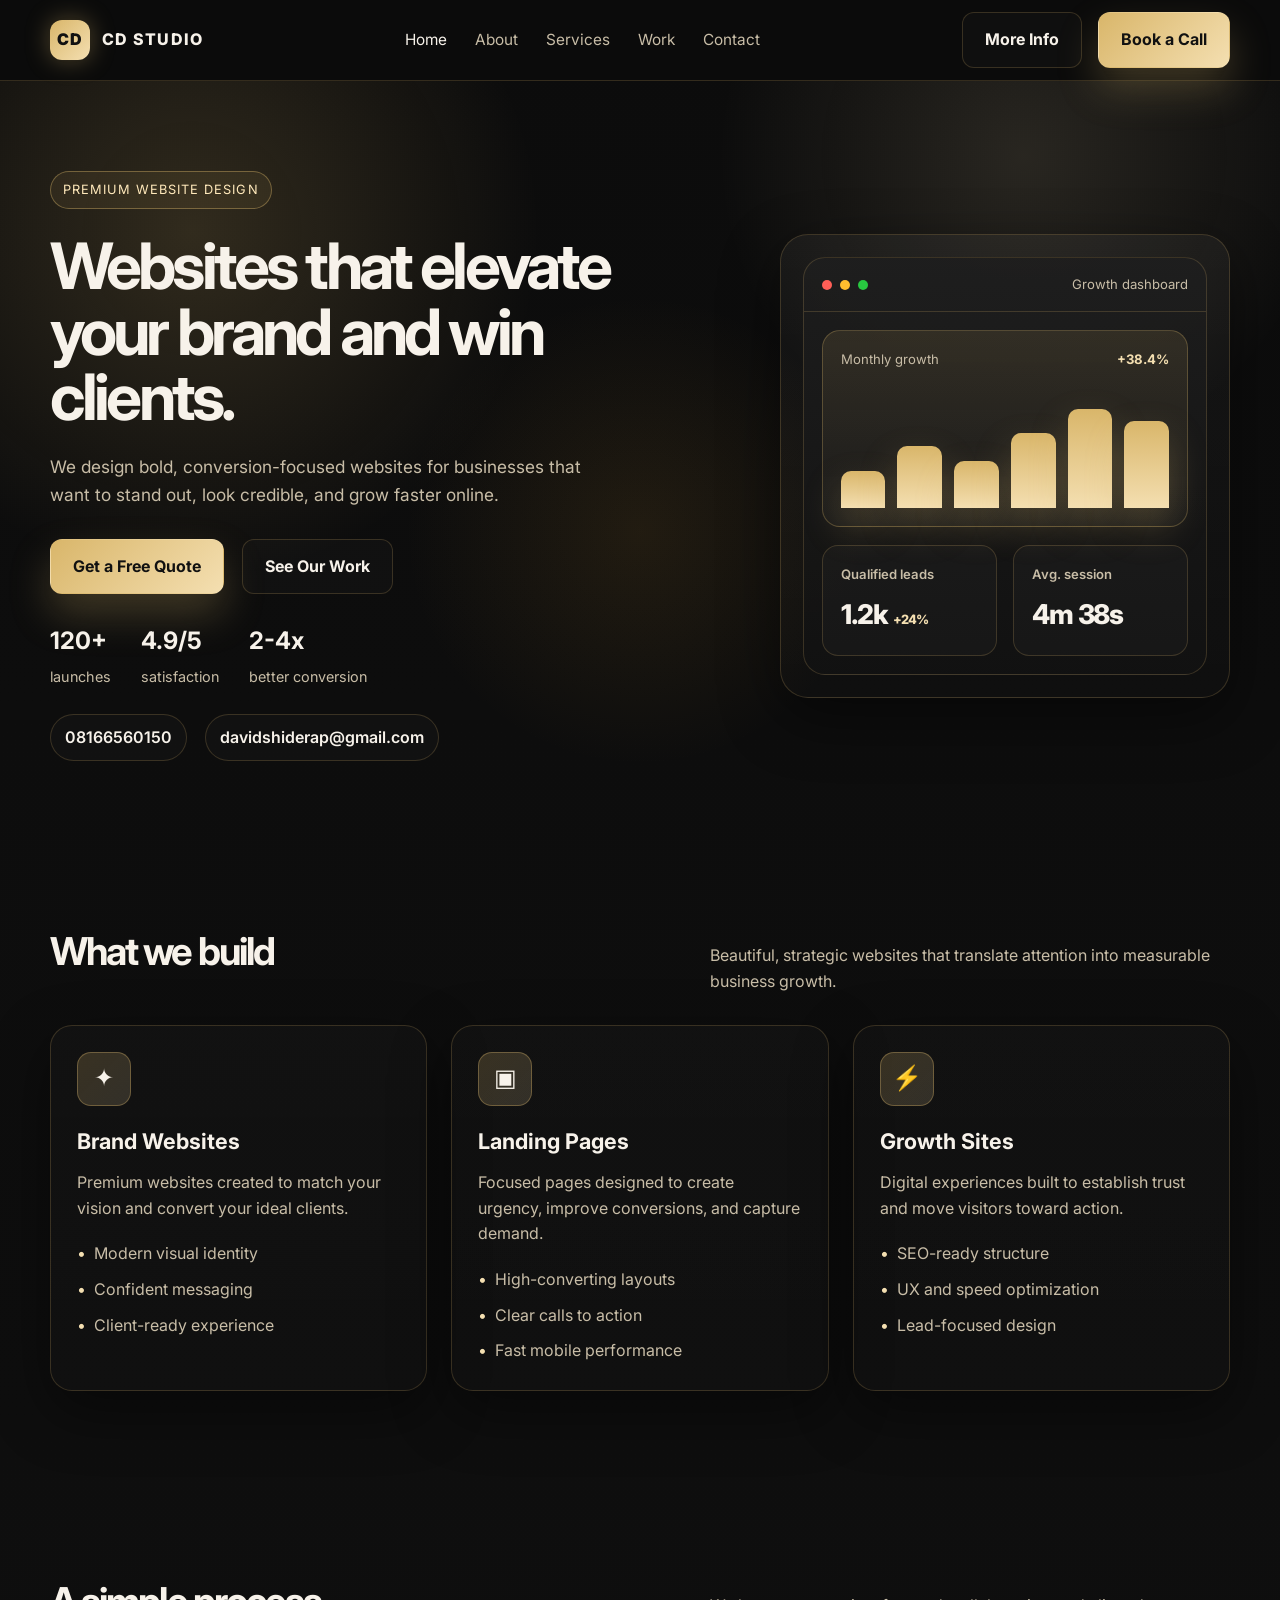
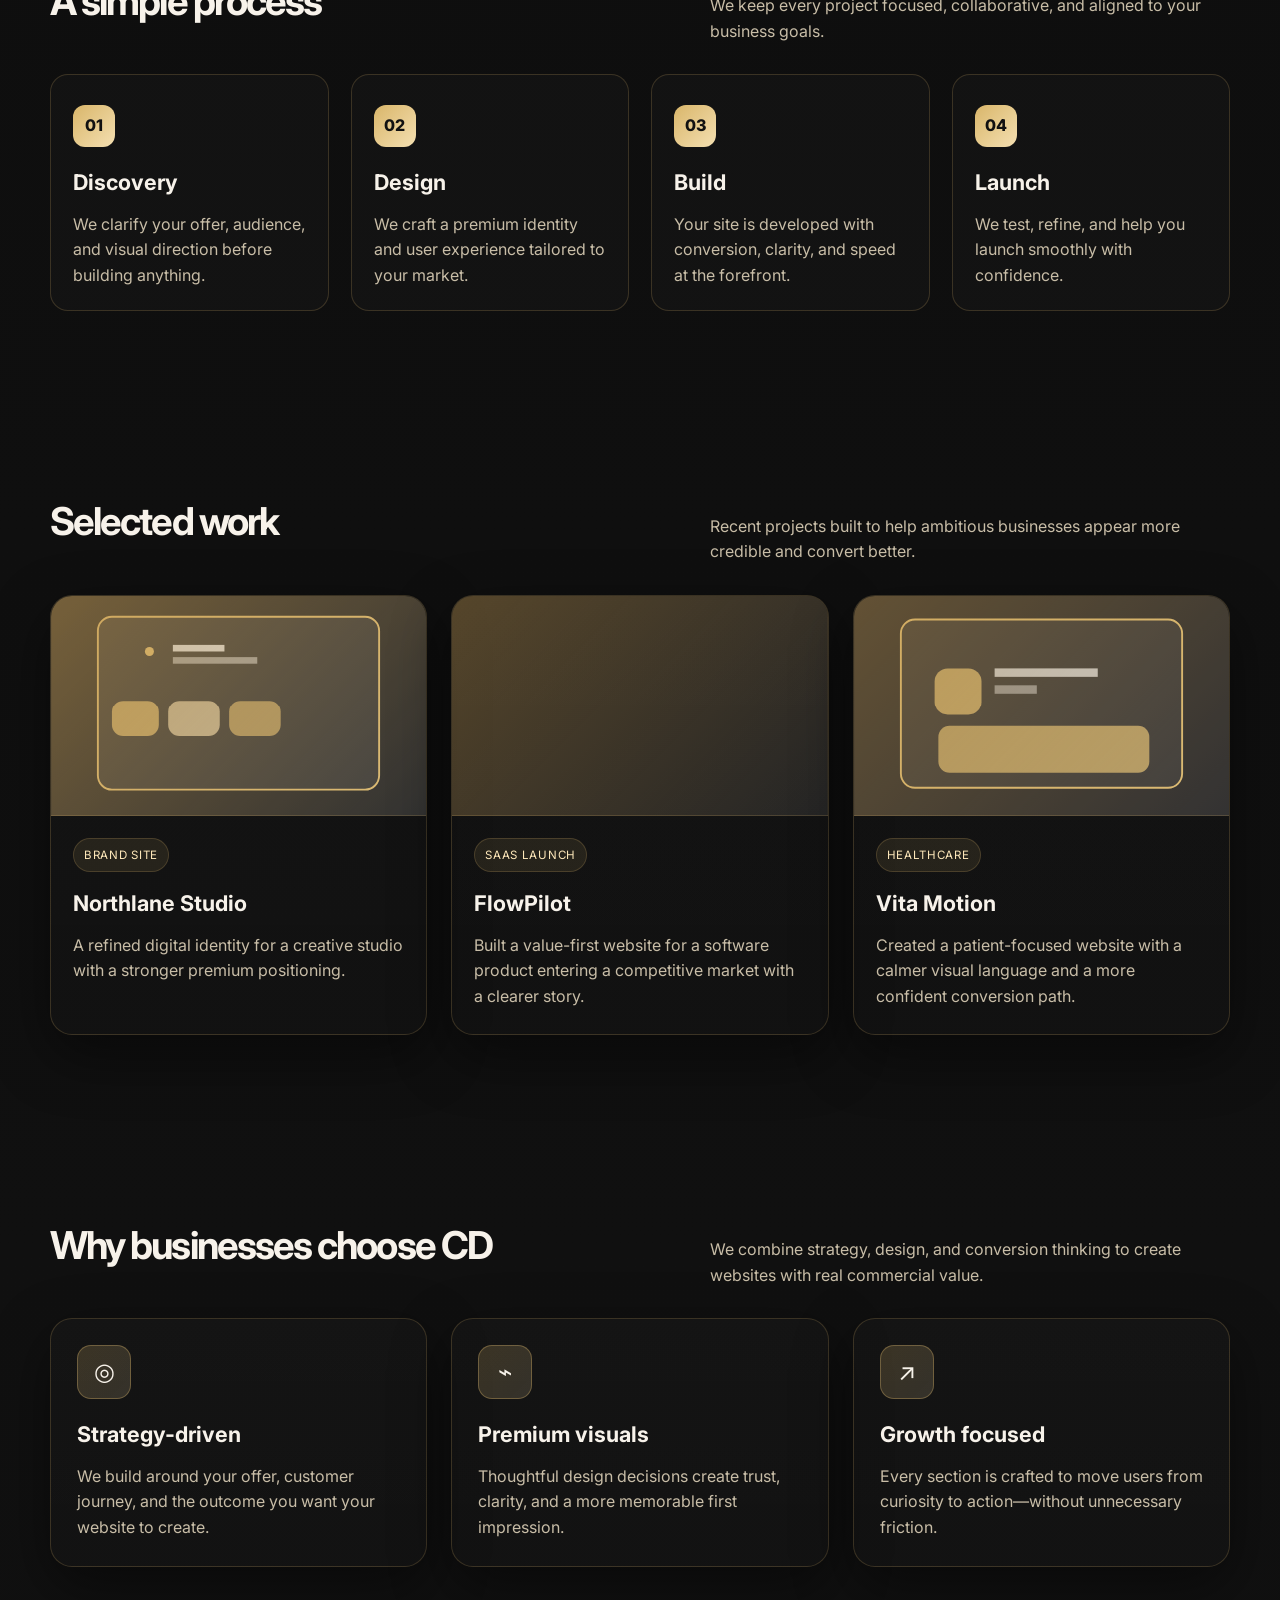
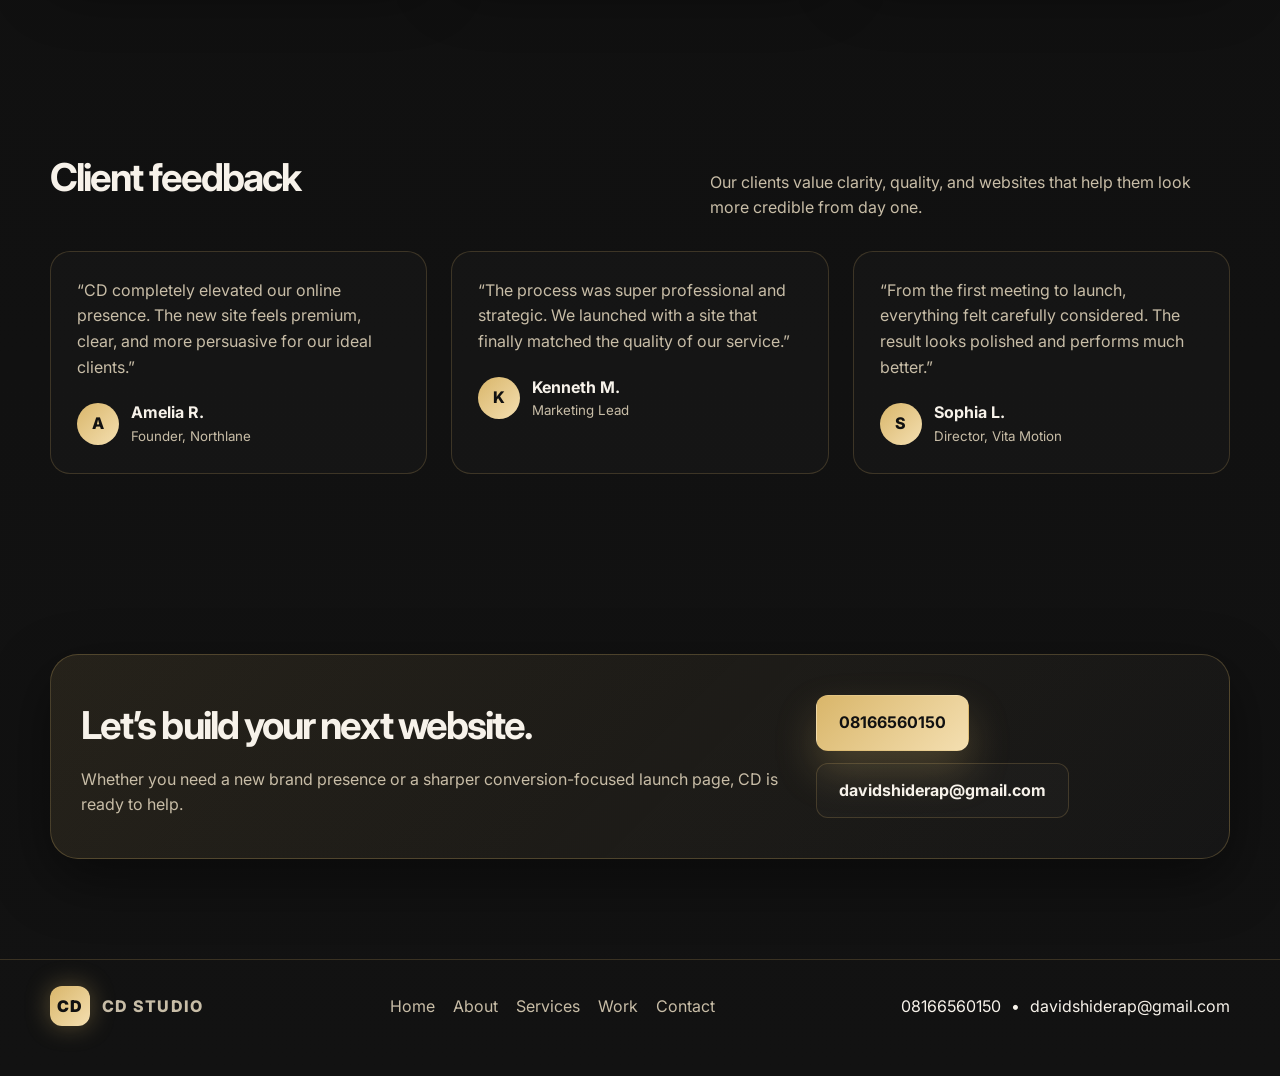
<file: index.html>
<!DOCTYPE html>
<html lang="en">
<head>
  <meta charset="UTF-8" />
  <meta name="viewport" content="width=device-width, initial-scale=1.0" />
  <title>CD Studio | Premium Web Design</title>
  <meta name="description" content="CD creates strategic, premium websites that help brands attract attention and convert clients." />
  <link rel="preconnect" href="https://fonts.googleapis.com">
  <link rel="preconnect" href="https://fonts.gstatic.com" crossorigin>
  <link href="https://fonts.googleapis.com/css2?family=Inter:wght@400;500;600;700;800;900&display=swap" rel="stylesheet">
  <link rel="stylesheet" href="styles.css" />
</head>
<body>
  <header class="topbar">
    <div class="container nav">
      <a href="index.html" class="logo" aria-label="CD Studio home">
        <span class="logo-mark">CD</span>
        <span>CD Studio</span>
      </a>

      <nav class="nav-links" aria-label="Main navigation">
        <a href="index.html" class="active">Home</a>
        <a href="about.html">About</a>
        <a href="services.html">Services</a>
        <a href="work.html">Work</a>
        <a href="contact.html">Contact</a>
      </nav>

      <div class="nav-actions">
        <a class="btn btn-secondary" href="about.html">More Info</a>
        <a class="btn btn-primary" href="contact.html">Book a Call</a>
      </div>
    </div>
  </header>

  <main>
    <section class="hero">
      <div class="container hero-grid">
        <div class="hero-copy">
          <span class="eyebrow">Premium website design</span>
          <h1>Websites that elevate your brand and win clients.</h1>
          <p>
            We design bold, conversion-focused websites for businesses that want to stand out,
            look credible, and grow faster online.
          </p>

          <div class="hero-actions">
            <a href="contact.html" class="btn btn-primary">Get a Free Quote</a>
            <a href="work.html" class="btn btn-secondary">See Our Work</a>
          </div>

          <div class="mini-stats">
            <div>
              <strong>120+</strong>
              launches
            </div>
            <div>
              <strong>4.9/5</strong>
              satisfaction
            </div>
            <div>
              <strong>2-4x</strong>
              better conversion
            </div>
          </div>

          <div class="contact-strip">
            <a href="tel:08166560150">08166560150</a>
            <a href="mailto:davidshiderap@gmail.com">davidshiderap@gmail.com</a>
          </div>
        </div>

        <div class="hero-visual">
          <div class="dashboard">
            <div class="dashboard-top">
              <div class="dots">
                <span></span>
                <span></span>
                <span></span>
              </div>
              <span>Growth dashboard</span>
            </div>

            <div class="dashboard-body">
              <div class="chart-card">
                <div class="chart-header">
                  <span>Monthly growth</span>
                  <strong>+38.4%</strong>
                </div>
                <div class="bars">
                  <span></span>
                  <span></span>
                  <span></span>
                  <span></span>
                  <span></span>
                  <span></span>
                </div>
              </div>

              <div class="info-row">
                <div class="small-panel">
                  <h4>Qualified leads</h4>
                  <div class="metric">1.2k <small>+24%</small></div>
                </div>
                <div class="small-panel">
                  <h4>Avg. session</h4>
                  <div class="metric">4m 38s</div>
                </div>
              </div>
            </div>
          </div>
        </div>
      </div>
    </section>

    <section class="section" id="services">
      <div class="container">
        <div class="section-head">
          <h2>What we build</h2>
          <p>Beautiful, strategic websites that translate attention into measurable business growth.</p>
        </div>

        <div class="services-grid">
          <article class="card">
            <div class="service-icon">✦</div>
            <h3>Brand Websites</h3>
            <p>Premium websites created to match your vision and convert your ideal clients.</p>
            <ul>
              <li>Modern visual identity</li>
              <li>Confident messaging</li>
              <li>Client-ready experience</li>
            </ul>
          </article>

          <article class="card">
            <div class="service-icon">▣</div>
            <h3>Landing Pages</h3>
            <p>Focused pages designed to create urgency, improve conversions, and capture demand.</p>
            <ul>
              <li>High-converting layouts</li>
              <li>Clear calls to action</li>
              <li>Fast mobile performance</li>
            </ul>
          </article>

          <article class="card">
            <div class="service-icon">⚡</div>
            <h3>Growth Sites</h3>
            <p>Digital experiences built to establish trust and move visitors toward action.</p>
            <ul>
              <li>SEO-ready structure</li>
              <li>UX and speed optimization</li>
              <li>Lead-focused design</li>
            </ul>
          </article>
        </div>
      </div>
    </section>

    <section class="section process">
      <div class="container">
        <div class="section-head">
          <h2>A simple process</h2>
          <p>We keep every project focused, collaborative, and aligned to your business goals.</p>
        </div>

        <div class="process-grid">
          <div class="step">
            <div class="step-number">01</div>
            <h3>Discovery</h3>
            <p>We clarify your offer, audience, and visual direction before building anything.</p>
          </div>

          <div class="step">
            <div class="step-number">02</div>
            <h3>Design</h3>
            <p>We craft a premium identity and user experience tailored to your market.</p>
          </div>

          <div class="step">
            <div class="step-number">03</div>
            <h3>Build</h3>
            <p>Your site is developed with conversion, clarity, and speed at the forefront.</p>
          </div>

          <div class="step">
            <div class="step-number">04</div>
            <h3>Launch</h3>
            <p>We test, refine, and help you launch smoothly with confidence.</p>
          </div>
        </div>
      </div>
    </section>

    <section class="section" id="work">
      <div class="container">
        <div class="section-head">
          <h2>Selected work</h2>
          <p>Recent projects built to help ambitious businesses appear more credible and convert better.</p>
        </div>

        <div class="work-grid">
          <article class="card work-card">
            <div class="work-visual" style="background-image: linear-gradient(135deg, rgba(196,154,82,0.52), rgba(255,255,255,0.08)), url('data:image/svg+xml,%3Csvg xmlns=%22http://www.w3.org/2000/svg%22 width=%22400%22 height=%22300%22%3E%3Crect width=%22400%22 height=%22300%22 fill=%22%23212120%22/%3E%3Crect x=%2250%22 y=%2255%22 width=%22300%22 height=%22185%22 rx=%2215%22 fill=%22rgba(255,255,255,0.08)%22 stroke=%22%23d9b66a%22 stroke-width=%222%22/%3E%3Ccircle cx=%22105%22 cy=%2292%22 r=%224.8%22 fill=%22%23d9b66a%22/%3E%3Crect x=%22130%22 y=%2285%22 width=%2255%22 height=%227%22 fill=%22white%22 opacity=%220.8%22/%3E%3Crect x=%22130%22 y=%2298%22 width=%2290%22 height=%227%22 fill=%22white%22 opacity=%220.5%22/%3E%3Crect x=%2265%22 y=%22145%22 width=%2250%22 height=%2238%22 rx=%2212%22 fill=%22%23d9b66a%22 opacity=%220.8%22/%3E%3Crect x=%22125%22 y=%22145%22 width=%2255%22 height=%2238%22 rx=%2212%22 fill=%22%23f4dfb1%22 opacity=%220.7%22/%3E%3Crect x=%22190%22 y=%22145%22 width=%2255%22 height=%2238%22 rx=%2212%22 fill=%22%23d9b66a%22 opacity=%220.7%22/%3E%3C/svg%3E');"></div>
            <div class="work-content">
              <span class="tag">Brand site</span>
              <h3>Northlane Studio</h3>
              <p>A refined digital identity for a creative studio with a stronger premium positioning.</p>
            </div>
          </article>

          <article class="card work-card">
            <div class="work-visual" style="background-image: linear-gradient(135deg, rgba(196,154,82,0.38), rgba(255,255,255,0.08)), url('data:image/svg+xml,%3Csvg xmlns=%22http://www.w3.org/2000/svg%22 width=%22400%22 height=%22300%22%3E%3Crect width=%22400%22 height=%22300%22 fill=%22%231f1f1f%22/%3E%3Crect x=%2250%22 y=%2258%22 width=%22300%22 height=%22175%22 rx=%2214%22 fill=%22rgba(255,255,255,0.06)%22 stroke=%22%23d9b66a%22 stroke-width=%222%22/%3E%3Ccircle cx=%22145%22 cy=%22120%22 r=%2253%22 fill=%22none%22 stroke=%22%23d9b66a%22 stroke-width=%223%22 opacity=%220.8%22/%3E%3Cpath d=%22M150,155 L220,185 L280,125%22 stroke=%22white%22 stroke-width=%224%22 fill=%22none%22 opacity=%220.8%22/%3E%3Crect x=%22105%22 y=%20195%22 width=%22210%22 height=%2210%22 fill=%22white%22 opacity=%220.6%22/%3E%3C/svg%3E');"></div>
            <div class="work-content">
              <span class="tag">SaaS launch</span>
              <h3>FlowPilot</h3>
              <p>Built a value-first website for a software product entering a competitive market with a clearer story.</p>
            </div>
          </article>

          <article class="card work-card">
            <div class="work-visual" style="background-image: linear-gradient(135deg, rgba(196,154,82,0.4), rgba(255,255,255,0.08)), url('data:image/svg+xml,%3Csvg xmlns=%22http://www.w3.org/2000/svg%22 width=%22400%22 height=%22300%22%3E%3Crect width=%22400%22 height=%22300%22 fill=%22%23222121%22/%3E%3Crect x=%2250%22 y=%2258%22 width=%22300%22 height=%22180%22 rx=%2215%22 fill=%22rgba(255,255,255,0.06)%22 stroke=%22%23d9b66a%22 stroke-width=%222%22/%3E%3Crect x=%2286%22 y=%22110%22 width=%2250%22 height=%2250%22 rx=%2214%22 fill=%22%23d9b66a%22 opacity=%220.8%22/%3E%3Crect x=%22150%22 y=%22110%22 width=%22110%22 height=%229%22 fill=%22white%22 opacity=%220.7%22/%3E%3Crect x=%22150%22 y=%22128%22 width=%2245%22 height=%229%22 fill=%22white%22 opacity=%220.45%22/%3E%3Crect x=%2290%22 y=%22172%22 width=%22225%22 height=%2250%22 rx=%2212%22 fill=%22%23d9b66a%22 opacity=%220.75%22/%3E%3C/svg%3E');"></div>
            <div class="work-content">
              <span class="tag">Healthcare</span>
              <h3>Vita Motion</h3>
              <p>Created a patient-focused website with a calmer visual language and a more confident conversion path.</p>
            </div>
          </article>
        </div>
      </div>
    </section>

    <section class="section" id="about">
      <div class="container">
        <div class="section-head">
          <h2>Why businesses choose CD</h2>
          <p>We combine strategy, design, and conversion thinking to create websites with real commercial value.</p>
        </div>

        <div class="services-grid">
          <article class="card">
            <div class="service-icon">◎</div>
            <h3>Strategy-driven</h3>
            <p>We build around your offer, customer journey, and the outcome you want your website to create.</p>
          </article>

          <article class="card">
            <div class="service-icon">⌁</div>
            <h3>Premium visuals</h3>
            <p>Thoughtful design decisions create trust, clarity, and a more memorable first impression.</p>
          </article>

          <article class="card">
            <div class="service-icon">↗</div>
            <h3>Growth focused</h3>
            <p>Every section is crafted to move users from curiosity to action—without unnecessary friction.</p>
          </article>
        </div>
      </div>
    </section>

    <section class="section">
      <div class="container">
        <div class="section-head">
          <h2>Client feedback</h2>
          <p>Our clients value clarity, quality, and websites that help them look more credible from day one.</p>
        </div>

        <div class="testimonials">
          <div class="quote">
            <p>“CD completely elevated our online presence. The new site feels premium, clear, and more persuasive for our ideal clients.”</p>
            <div class="person">
              <div class="avatar">A</div>
              <div>
                <strong>Amelia R.</strong>
                <small>Founder, Northlane</small>
              </div>
            </div>
          </div>

          <div class="quote">
            <p>“The process was super professional and strategic. We launched with a site that finally matched the quality of our service.”</p>
            <div class="person">
              <div class="avatar">K</div>
              <div>
                <strong>Kenneth M.</strong>
                <small>Marketing Lead</small>
              </div>
            </div>
          </div>

          <div class="quote">
            <p>“From the first meeting to launch, everything felt carefully considered. The result looks polished and performs much better.”</p>
            <div class="person">
              <div class="avatar">S</div>
              <div>
                <strong>Sophia L.</strong>
                <small>Director, Vita Motion</small>
              </div>
            </div>
          </div>
        </div>
      </div>
    </section>

    <section class="cta" id="contact">
      <div class="container">
        <div class="cta-box">
          <div>
            <h2>Let’s build your next website.</h2>
            <p>Whether you need a new brand presence or a sharper conversion-focused launch page, CD is ready to help.</p>
          </div>
          <div class="cta-links">
            <a href="tel:08166560150" class="btn btn-primary">08166560150</a>
            <a href="mailto:davidshiderap@gmail.com" class="btn btn-secondary">davidshiderap@gmail.com</a>
          </div>
        </div>
      </div>
    </section>
  </main>

  <footer>
    <div class="container footer-inner">
      <div class="logo">
        <span class="logo-mark">CD</span>
        <span>CD Studio</span>
      </div>
      <div class="footer-links">
        <a href="index.html">Home</a>
        <a href="about.html">About</a>
        <a href="services.html">Services</a>
        <a href="work.html">Work</a>
        <a href="contact.html">Contact</a>
      </div>
      <div class="footer-contact">
        <a href="tel:08166560150">08166560150</a>
        <span>•</span>
        <a href="mailto:davidshiderap@gmail.com">davidshiderap@gmail.com</a>
      </div>
    </div>
  </footer>

  <script src="script.js"></script>
</body>
</html>
</file>
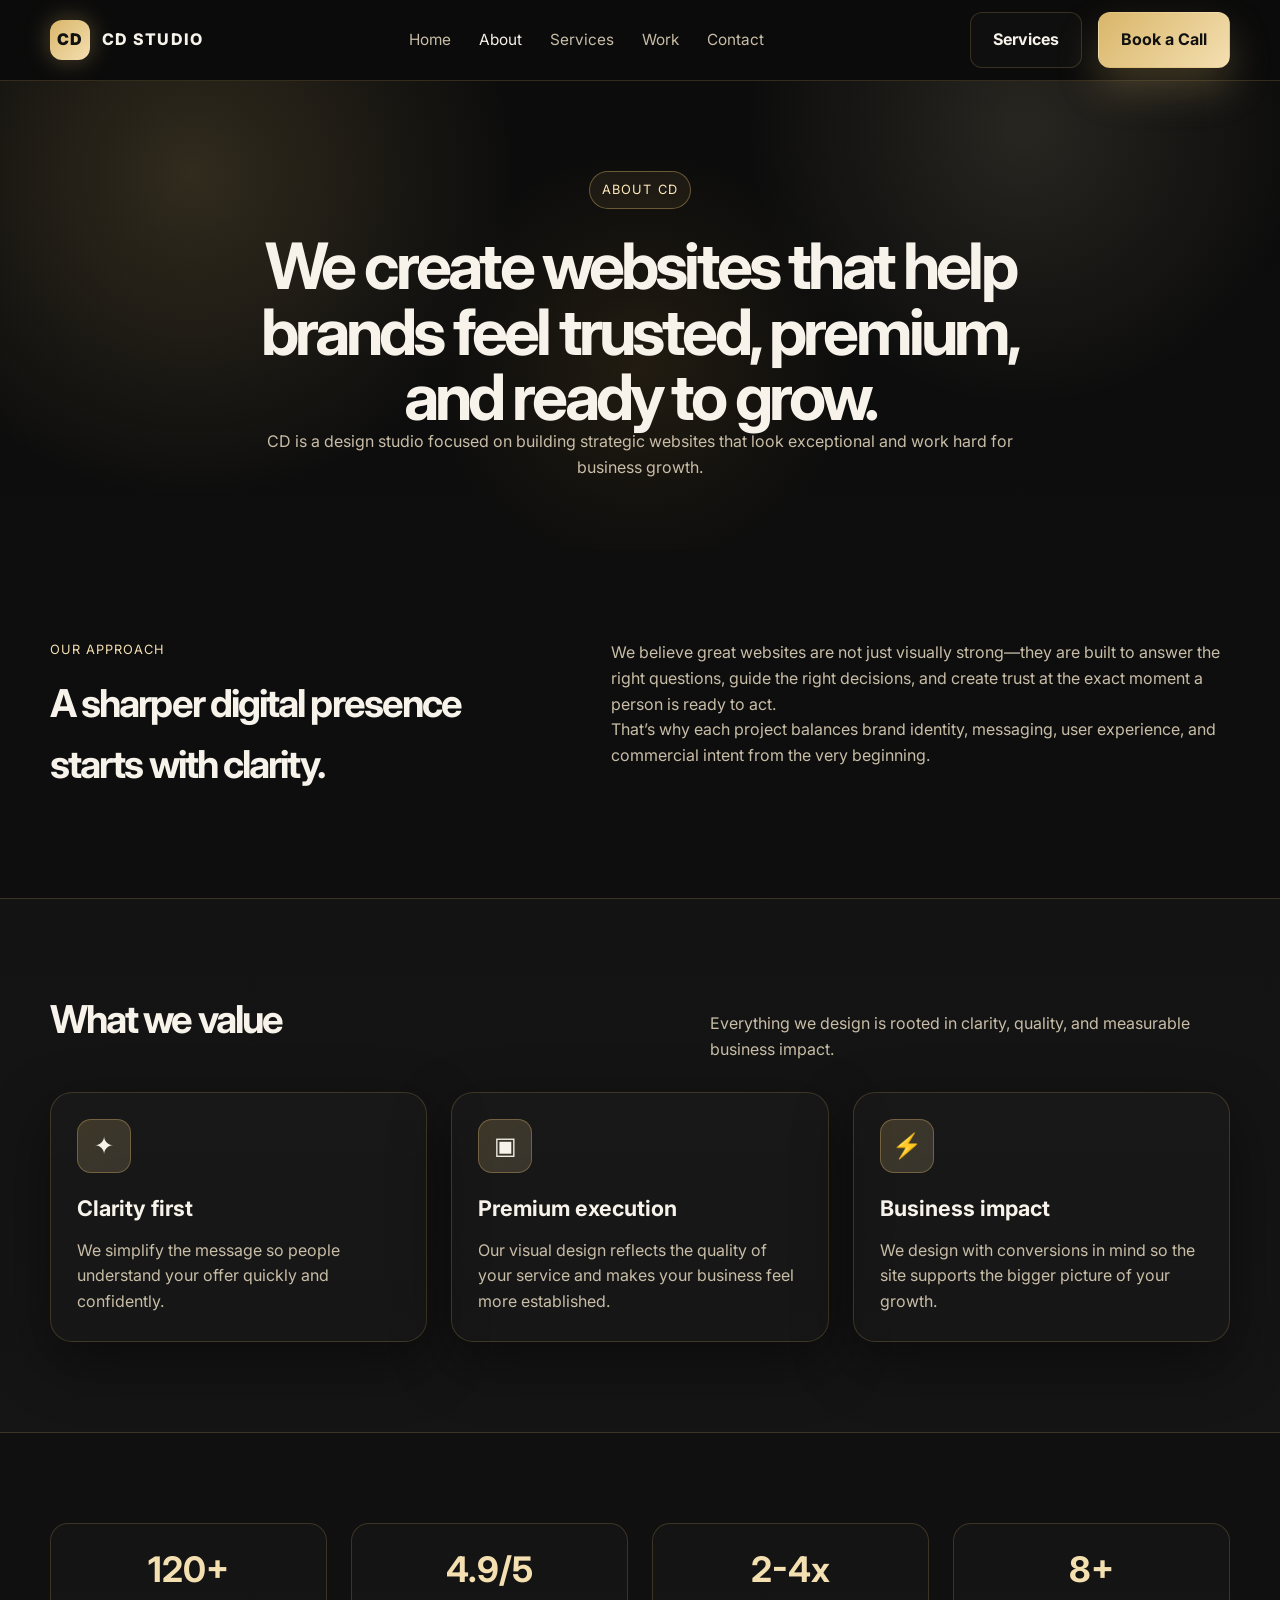
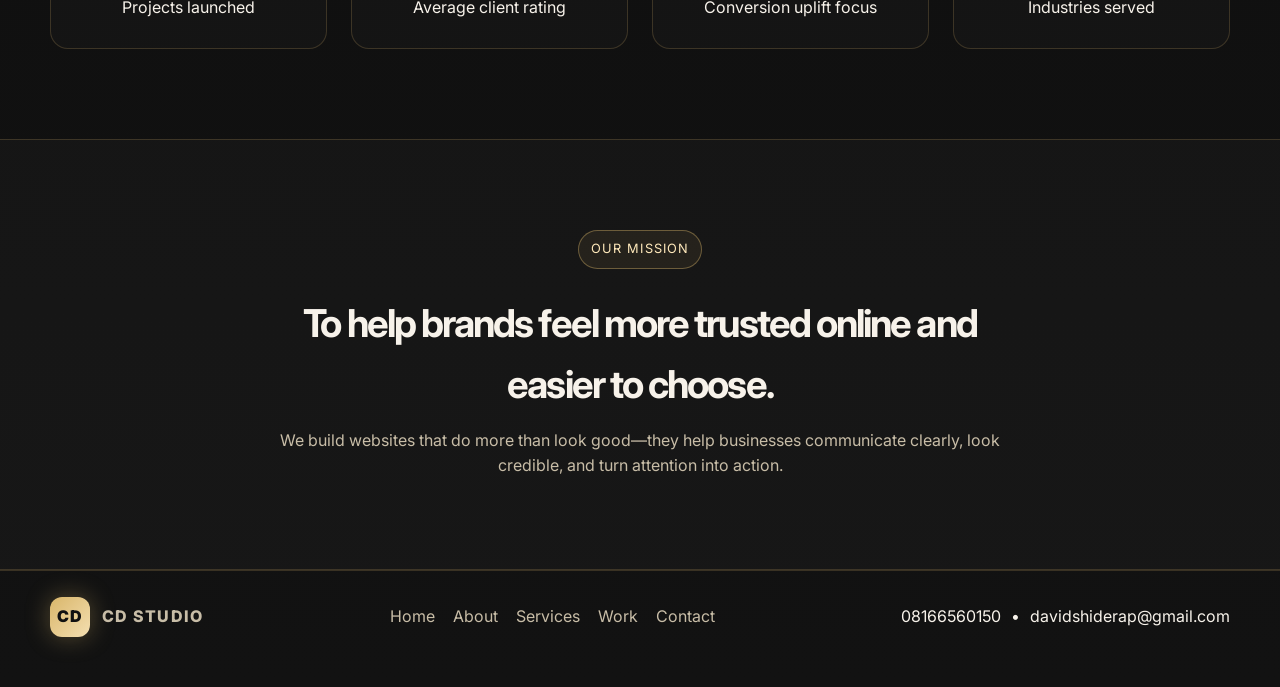
<file: about.html>
<!DOCTYPE html>
<html lang="en">
<head>
  <meta charset="UTF-8" />
  <meta name="viewport" content="width=device-width, initial-scale=1.0" />
  <title>About | CD Studio</title>
  <meta name="description" content="Learn more about CD Studio and the strategy behind every premium website we build." />
  <link rel="preconnect" href="https://fonts.googleapis.com">
  <link rel="preconnect" href="https://fonts.gstatic.com" crossorigin>
  <link href="https://fonts.googleapis.com/css2?family=Inter:wght@400;500;600;700;800;900&display=swap" rel="stylesheet">
  <link rel="stylesheet" href="styles.css" />
</head>
<body>
  <header class="topbar">
    <div class="container nav">
      <a href="index.html" class="logo" aria-label="CD Studio home">
        <span class="logo-mark">CD</span>
        <span>CD Studio</span>
      </a>

      <nav class="nav-links" aria-label="Main navigation">
        <a href="index.html">Home</a>
        <a href="about.html" class="active">About</a>
        <a href="services.html">Services</a>
        <a href="work.html">Work</a>
        <a href="contact.html">Contact</a>
      </nav>

      <div class="nav-actions">
        <a class="btn btn-secondary" href="services.html">Services</a>
        <a class="btn btn-primary" href="contact.html">Book a Call</a>
      </div>
    </div>
  </header>

  <main>
    <section class="page-hero">
      <div class="container narrow">
        <span class="eyebrow">About CD</span>
        <h1>We create websites that help brands feel trusted, premium, and ready to grow.</h1>
        <p>CD is a design studio focused on building strategic websites that look exceptional and work hard for business growth.</p>
      </div>
    </section>

    <section class="section">
      <div class="container two-col">
        <div>
          <p class="intro-label">Our approach</p>
          <h2>A sharper digital presence starts with clarity.</h2>
        </div>
        <div>
          <p>We believe great websites are not just visually strong—they are built to answer the right questions, guide the right decisions, and create trust at the exact moment a person is ready to act.</p>
          <p>That’s why each project balances brand identity, messaging, user experience, and commercial intent from the very beginning.</p>
        </div>
      </div>
    </section>

    <section class="section soft-bg">
      <div class="container">
        <div class="section-head">
          <h2>What we value</h2>
          <p>Everything we design is rooted in clarity, quality, and measurable business impact.</p>
        </div>

        <div class="services-grid">
          <article class="card">
            <div class="service-icon">✦</div>
            <h3>Clarity first</h3>
            <p>We simplify the message so people understand your offer quickly and confidently.</p>
          </article>

          <article class="card">
            <div class="service-icon">▣</div>
            <h3>Premium execution</h3>
            <p>Our visual design reflects the quality of your service and makes your business feel more established.</p>
          </article>

          <article class="card">
            <div class="service-icon">⚡</div>
            <h3>Business impact</h3>
            <p>We design with conversions in mind so the site supports the bigger picture of your growth.</p>
          </article>
        </div>
      </div>
    </section>

    <section class="section">
      <div class="container stats-grid">
        <div class="stat-box">
          <strong>120+</strong>
          <span>Projects launched</span>
        </div>
        <div class="stat-box">
          <strong>4.9/5</strong>
          <span>Average client rating</span>
        </div>
        <div class="stat-box">
          <strong>2-4x</strong>
          <span>Conversion uplift focus</span>
        </div>
        <div class="stat-box">
          <strong>8+</strong>
          <span>Industries served</span>
        </div>
      </div>
    </section>

    <section class="section soft-bg">
      <div class="container center-text">
        <span class="eyebrow">Our mission</span>
        <h2>To help brands feel more trusted online and easier to choose.</h2>
        <p>We build websites that do more than look good—they help businesses communicate clearly, look credible, and turn attention into action.</p>
      </div>
    </section>
  </main>

  <footer>
    <div class="container footer-inner">
      <div class="logo">
        <span class="logo-mark">CD</span>
        <span>CD Studio</span>
      </div>
      <div class="footer-links">
        <a href="index.html">Home</a>
        <a href="about.html">About</a>
        <a href="services.html">Services</a>
        <a href="work.html">Work</a>
        <a href="contact.html">Contact</a>
      </div>
      <div class="footer-contact">
        <a href="tel:08166560150">08166560150</a>
        <span>•</span>
        <a href="mailto:davidshiderap@gmail.com">davidshiderap@gmail.com</a>
      </div>
    </div>
  </footer>

  <script src="script.js"></script>
</body>
</html>
</file>
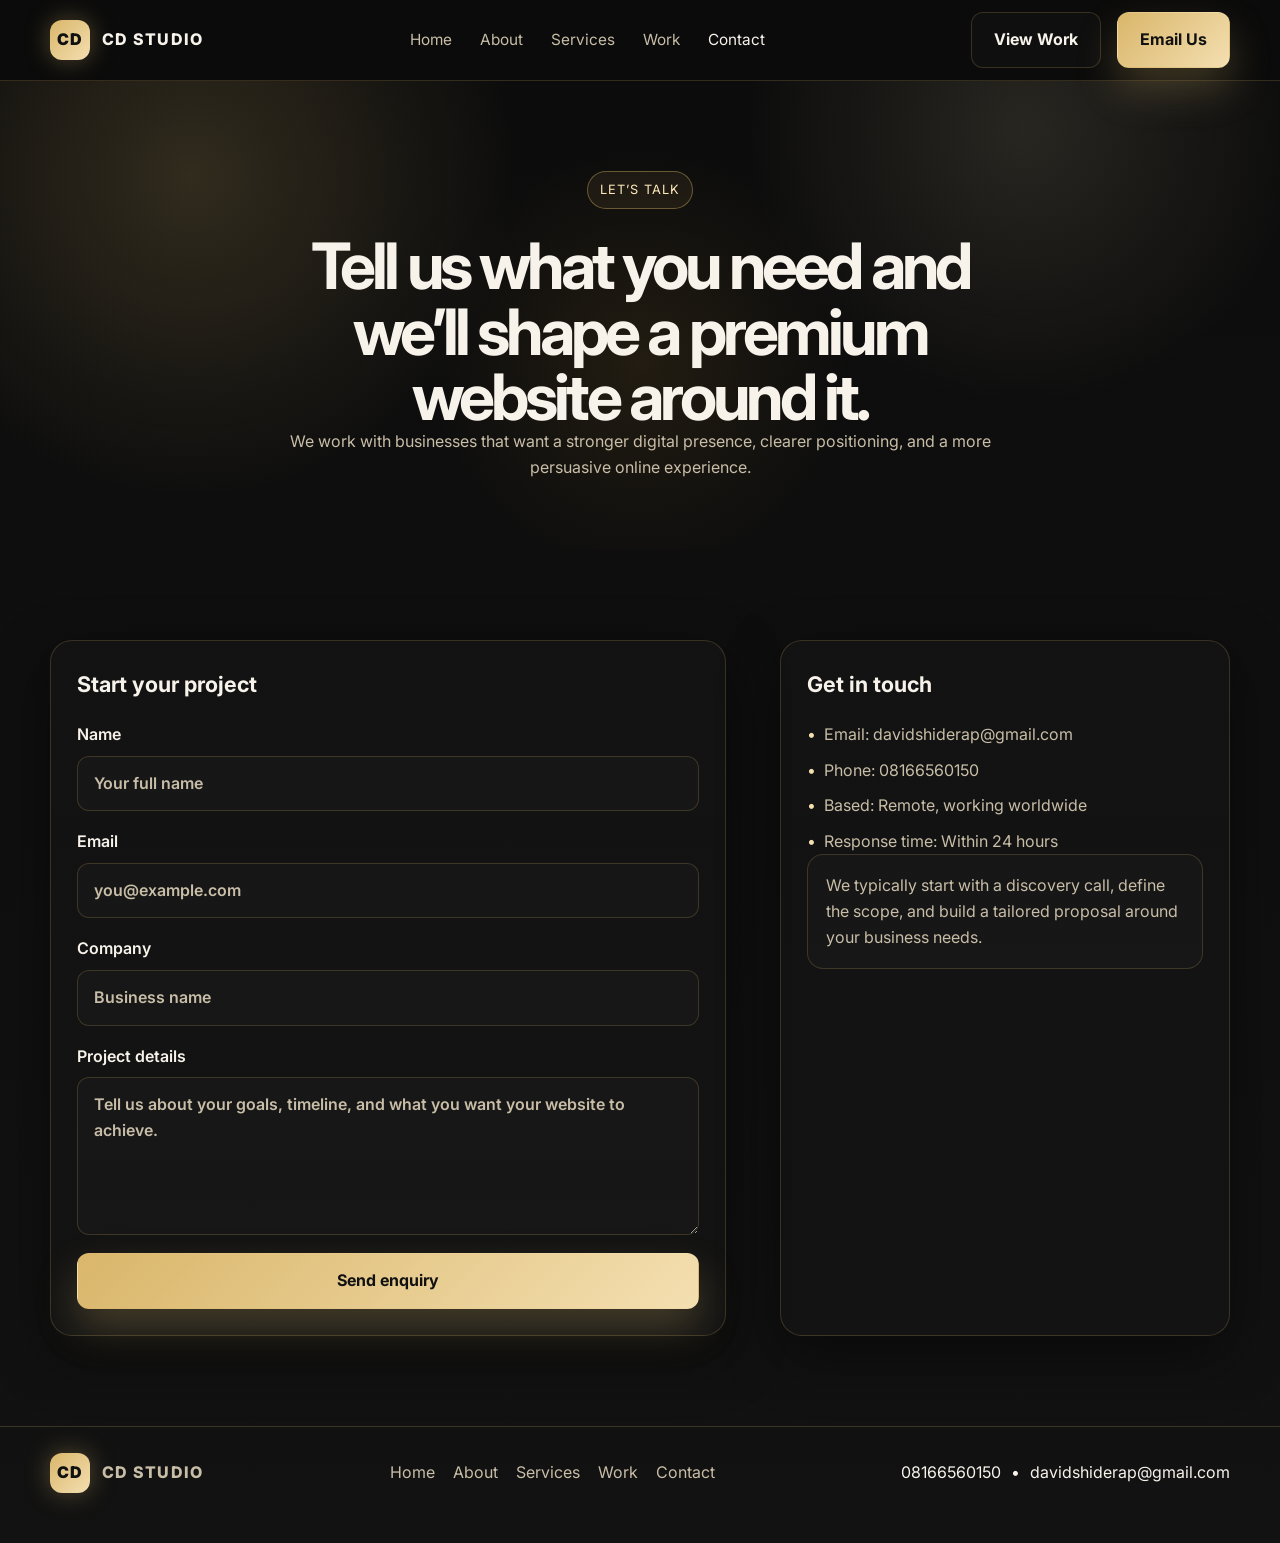
<file: contact.html>
<!DOCTYPE html>
<html lang="en">
<head>
  <meta charset="UTF-8" />
  <meta name="viewport" content="width=device-width, initial-scale=1.0" />
  <title>Contact | CD Studio</title>
  <meta name="description" content="Contact CD Studio to discuss your website project and get a professional, conversion-focused solution." />
  <link rel="preconnect" href="https://fonts.googleapis.com">
  <link rel="preconnect" href="https://fonts.gstatic.com" crossorigin>
  <link href="https://fonts.googleapis.com/css2?family=Inter:wght@400;500;600;700;800;900&display=swap" rel="stylesheet">
  <link rel="stylesheet" href="styles.css" />
</head>
<body>
  <header class="topbar">
    <div class="container nav">
      <a href="index.html" class="logo" aria-label="CD Studio home">
        <span class="logo-mark">CD</span>
        <span>CD Studio</span>
      </a>

      <nav class="nav-links" aria-label="Main navigation">
        <a href="index.html">Home</a>
        <a href="about.html">About</a>
        <a href="services.html">Services</a>
        <a href="work.html">Work</a>
        <a href="contact.html" class="active">Contact</a>
      </nav>

      <div class="nav-actions">
        <a class="btn btn-secondary" href="work.html">View Work</a>
        <a class="btn btn-primary" href="mailto:davidshiderap@gmail.com">Email Us</a>
      </div>
    </div>
  </header>

  <main>
    <section class="page-hero">
      <div class="container narrow">
        <span class="eyebrow">Let’s talk</span>
        <h1>Tell us what you need and we’ll shape a premium website around it.</h1>
        <p>We work with businesses that want a stronger digital presence, clearer positioning, and a more persuasive online experience.</p>
      </div>
    </section>

    <section class="section">
      <div class="container contact-grid">
        <div class="card contact-card">
          <h3>Start your project</h3>
          <form class="contact-form">
            <label>
              Name
              <input type="text" placeholder="Your full name" />
            </label>
            <label>
              Email
              <input type="email" placeholder="you@example.com" />
            </label>
            <label>
              Company
              <input type="text" placeholder="Business name" />
            </label>
            <label>
              Project details
              <textarea rows="5" placeholder="Tell us about your goals, timeline, and what you want your website to achieve."></textarea>
            </label>
            <button type="submit" class="btn btn-primary">Send enquiry</button>
          </form>
        </div>

        <div class="card info-card">
          <h3>Get in touch</h3>
          <ul class="contact-list">
            <li>Email: <a href="mailto:davidshiderap@gmail.com">davidshiderap@gmail.com</a></li>
            <li>Phone: <a href="tel:08166560150">08166560150</a></li>
            <li>Based: Remote, working worldwide</li>
            <li>Response time: Within 24 hours</li>
          </ul>

          <div class="mini-panel">
            <p>We typically start with a discovery call, define the scope, and build a tailored proposal around your business needs.</p>
          </div>
        </div>
      </div>
    </section>
  </main>

  <footer>
    <div class="container footer-inner">
      <div class="logo">
        <span class="logo-mark">CD</span>
        <span>CD Studio</span>
      </div>
      <div class="footer-links">
        <a href="index.html">Home</a>
        <a href="about.html">About</a>
        <a href="services.html">Services</a>
        <a href="work.html">Work</a>
        <a href="contact.html">Contact</a>
      </div>
      <div class="footer-contact">
        <a href="tel:08166560150">08166560150</a>
        <span>•</span>
        <a href="mailto:davidshiderap@gmail.com">davidshiderap@gmail.com</a>
      </div>
    </div>
  </footer>

  <script src="script.js"></script>
</body>
</html>
</file>
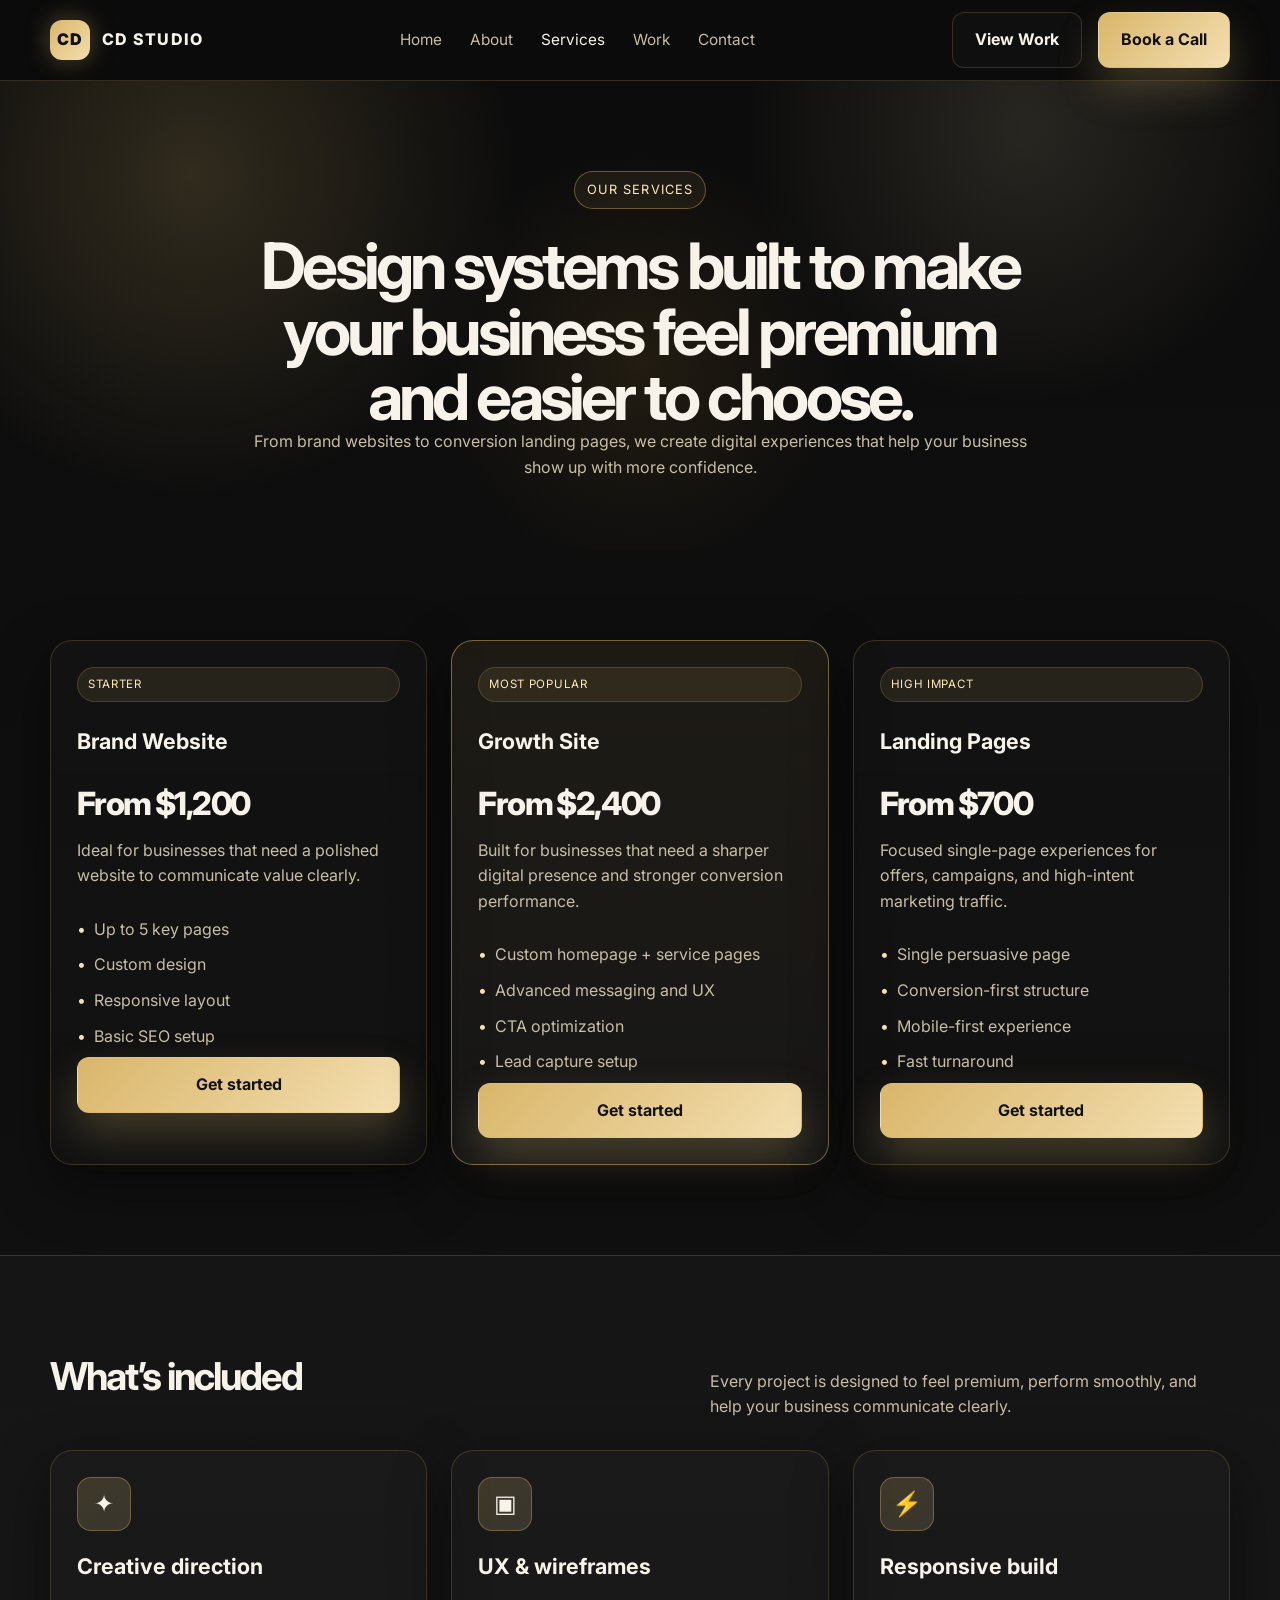
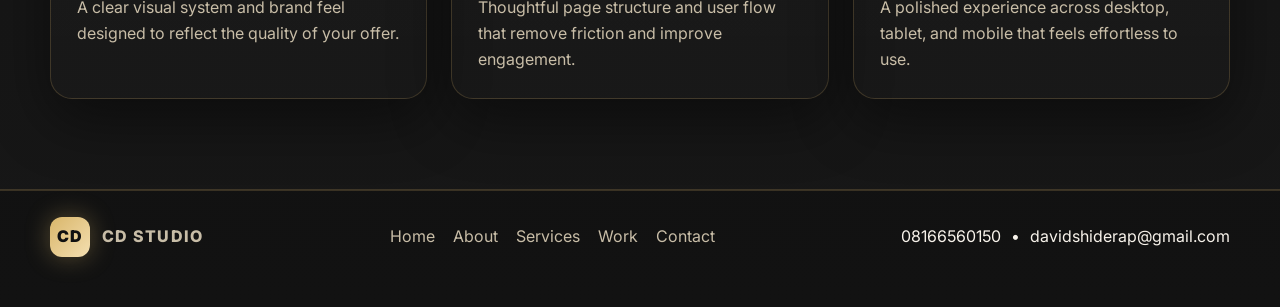
<file: services.html>
<!DOCTYPE html>
<html lang="en">
<head>
  <meta charset="UTF-8" />
  <meta name="viewport" content="width=device-width, initial-scale=1.0" />
  <title>Services | CD Studio</title>
  <meta name="description" content="Explore premium web design services from CD Studio, including branding websites, landing pages, and conversion-focused design." />
  <link rel="preconnect" href="https://fonts.googleapis.com">
  <link rel="preconnect" href="https://fonts.gstatic.com" crossorigin>
  <link href="https://fonts.googleapis.com/css2?family=Inter:wght@400;500;600;700;800;900&display=swap" rel="stylesheet">
  <link rel="stylesheet" href="styles.css" />
</head>
<body>
  <header class="topbar">
    <div class="container nav">
      <a href="index.html" class="logo" aria-label="CD Studio home">
        <span class="logo-mark">CD</span>
        <span>CD Studio</span>
      </a>

      <nav class="nav-links" aria-label="Main navigation">
        <a href="index.html">Home</a>
        <a href="about.html">About</a>
        <a href="services.html" class="active">Services</a>
        <a href="work.html">Work</a>
        <a href="contact.html">Contact</a>
      </nav>

      <div class="nav-actions">
        <a class="btn btn-secondary" href="work.html">View Work</a>
        <a class="btn btn-primary" href="contact.html">Book a Call</a>
      </div>
    </div>
  </header>

  <main>
    <section class="page-hero">
      <div class="container narrow">
        <span class="eyebrow">Our services</span>
        <h1>Design systems built to make your business feel premium and easier to choose.</h1>
        <p>From brand websites to conversion landing pages, we create digital experiences that help your business show up with more confidence.</p>
      </div>
    </section>

    <section class="section">
      <div class="container services-grid-2">
        <article class="card pricing-card">
          <span class="tag">Starter</span>
          <h3>Brand Website</h3>
          <div class="price">From $1,200</div>
          <p>Ideal for businesses that need a polished website to communicate value clearly.</p>
          <ul>
            <li>Up to 5 key pages</li>
            <li>Custom design</li>
            <li>Responsive layout</li>
            <li>Basic SEO setup</li>
          </ul>
          <a href="contact.html" class="btn btn-primary">Get started</a>
        </article>

        <article class="card pricing-card featured">
          <span class="tag">Most popular</span>
          <h3>Growth Site</h3>
          <div class="price">From $2,400</div>
          <p>Built for businesses that need a sharper digital presence and stronger conversion performance.</p>
          <ul>
            <li>Custom homepage + service pages</li>
            <li>Advanced messaging and UX</li>
            <li>CTA optimization</li>
            <li>Lead capture setup</li>
          </ul>
          <a href="contact.html" class="btn btn-primary">Get started</a>
        </article>

        <article class="card pricing-card">
          <span class="tag">High impact</span>
          <h3>Landing Pages</h3>
          <div class="price">From $700</div>
          <p>Focused single-page experiences for offers, campaigns, and high-intent marketing traffic.</p>
          <ul>
            <li>Single persuasive page</li>
            <li>Conversion-first structure</li>
            <li>Mobile-first experience</li>
            <li>Fast turnaround</li>
          </ul>
          <a href="contact.html" class="btn btn-primary">Get started</a>
        </article>
      </div>
    </section>

    <section class="section soft-bg">
      <div class="container">
        <div class="section-head">
          <h2>What’s included</h2>
          <p>Every project is designed to feel premium, perform smoothly, and help your business communicate clearly.</p>
        </div>

        <div class="services-grid">
          <article class="card">
            <div class="service-icon">✦</div>
            <h3>Creative direction</h3>
            <p>A clear visual system and brand feel designed to reflect the quality of your offer.</p>
          </article>

          <article class="card">
            <div class="service-icon">▣</div>
            <h3>UX & wireframes</h3>
            <p>Thoughtful page structure and user flow that remove friction and improve engagement.</p>
          </article>

          <article class="card">
            <div class="service-icon">⚡</div>
            <h3>Responsive build</h3>
            <p>A polished experience across desktop, tablet, and mobile that feels effortless to use.</p>
          </article>
        </div>
      </div>
    </section>
  </main>

  <footer>
    <div class="container footer-inner">
      <div class="logo">
        <span class="logo-mark">CD</span>
        <span>CD Studio</span>
      </div>
      <div class="footer-links">
        <a href="index.html">Home</a>
        <a href="about.html">About</a>
        <a href="services.html">Services</a>
        <a href="work.html">Work</a>
        <a href="contact.html">Contact</a>
      </div>
      <div class="footer-contact">
        <a href="tel:08166560150">08166560150</a>
        <span>•</span>
        <a href="mailto:davidshiderap@gmail.com">davidshiderap@gmail.com</a>
      </div>
    </div>
  </footer>

  <script src="script.js"></script>
</body>
</html>
</file>
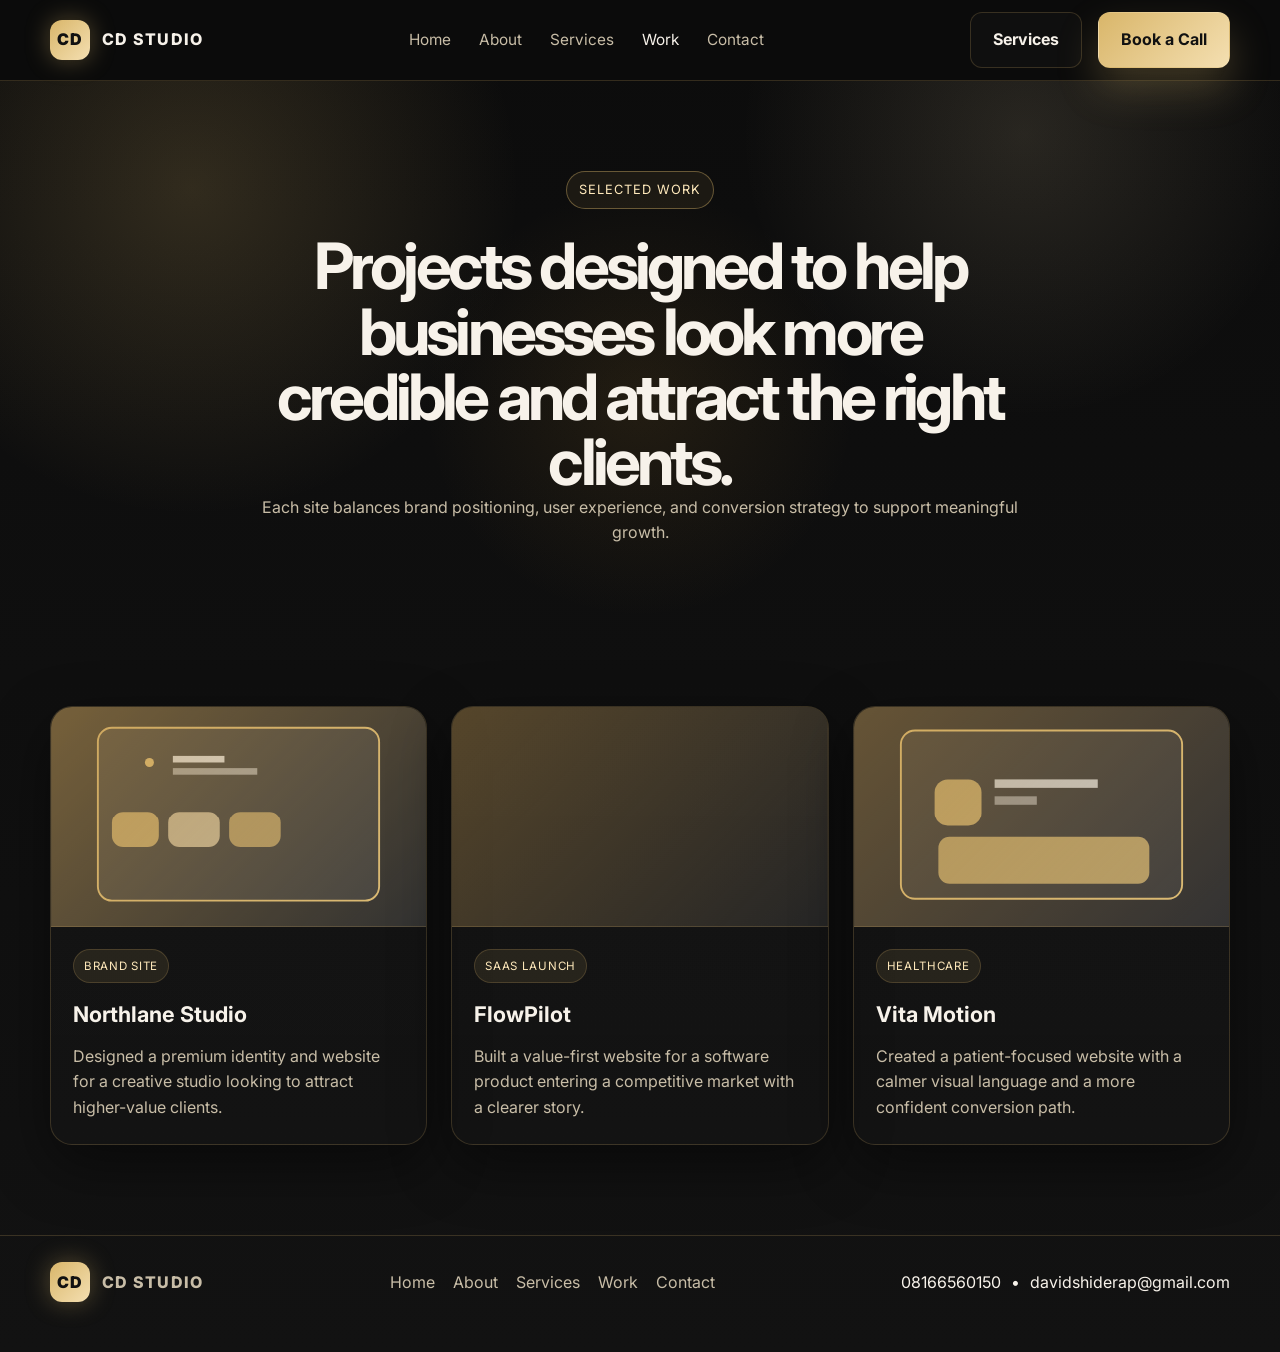
<file: work.html>
<!DOCTYPE html>
<html lang="en">
<head>
  <meta charset="UTF-8" />
  <meta name="viewport" content="width=device-width, initial-scale=1.0" />
  <title>Work | CD Studio</title>
  <meta name="description" content="Browse selected client projects from CD Studio, including premium brand websites and conversion-driven digital experiences." />
  <link rel="preconnect" href="https://fonts.googleapis.com">
  <link rel="preconnect" href="https://fonts.gstatic.com" crossorigin>
  <link href="https://fonts.googleapis.com/css2?family=Inter:wght@400;500;600;700;800;900&display=swap" rel="stylesheet">
  <link rel="stylesheet" href="styles.css" />
</head>
<body>
  <header class="topbar">
    <div class="container nav">
      <a href="index.html" class="logo" aria-label="CD Studio home">
        <span class="logo-mark">CD</span>
        <span>CD Studio</span>
      </a>

      <nav class="nav-links" aria-label="Main navigation">
        <a href="index.html">Home</a>
        <a href="about.html">About</a>
        <a href="services.html">Services</a>
        <a href="work.html" class="active">Work</a>
        <a href="contact.html">Contact</a>
      </nav>

      <div class="nav-actions">
        <a class="btn btn-secondary" href="services.html">Services</a>
        <a class="btn btn-primary" href="contact.html">Book a Call</a>
      </div>
    </div>
  </header>

  <main>
    <section class="page-hero">
      <div class="container narrow">
        <span class="eyebrow">Selected work</span>
        <h1>Projects designed to help businesses look more credible and attract the right clients.</h1>
        <p>Each site balances brand positioning, user experience, and conversion strategy to support meaningful growth.</p>
      </div>
    </section>

    <section class="section">
      <div class="container work-grid large-grid">
        <article class="card work-card large">
          <div class="work-visual" style="background-image: linear-gradient(135deg, rgba(196,154,82,0.52), rgba(255,255,255,0.08)), url('data:image/svg+xml,%3Csvg xmlns=%22http://www.w3.org/2000/svg%22 width=%22400%22 height=%22300%22%3E%3Crect width=%22400%22 height=%22300%22 fill=%22%23212120%22/%3E%3Crect x=%2250%22 y=%2255%22 width=%22300%22 height=%22185%22 rx=%2215%22 fill=%22rgba(255,255,255,0.08)%22 stroke=%22%23d9b66a%22 stroke-width=%222%22/%3E%3Ccircle cx=%22105%22 cy=%2292%22 r=%224.8%22 fill=%22%23d9b66a%22/%3E%3Crect x=%22130%22 y=%2285%22 width=%2255%22 height=%227%22 fill=%22white%22 opacity=%220.8%22/%3E%3Crect x=%22130%22 y=%2298%22 width=%2290%22 height=%227%22 fill=%22white%22 opacity=%220.5%22/%3E%3Crect x=%2265%22 y=%22145%22 width=%2250%22 height=%2238%22 rx=%2212%22 fill=%22%23d9b66a%22 opacity=%220.8%22/%3E%3Crect x=%22125%22 y=%22145%22 width=%2255%22 height=%2238%22 rx=%2212%22 fill=%22%23f4dfb1%22 opacity=%220.7%22/%3E%3Crect x=%22190%22 y=%22145%22 width=%2255%22 height=%2238%22 rx=%2212%22 fill=%22%23d9b66a%22 opacity=%220.7%22/%3E%3C/svg%3E');"></div>
          <div class="work-content">
            <span class="tag">Brand site</span>
            <h3>Northlane Studio</h3>
            <p>Designed a premium identity and website for a creative studio looking to attract higher-value clients.</p>
          </div>
        </article>

        <article class="card work-card large">
          <div class="work-visual" style="background-image: linear-gradient(135deg, rgba(196,154,82,0.38), rgba(255,255,255,0.08)), url('data:image/svg+xml,%3Csvg xmlns=%22http://www.w3.org/2000/svg%22 width=%22400%22 height=%22300%22%3E%3Crect width=%22400%22 height=%22300%22 fill=%22%231f1f1f%22/%3E%3Crect x=%2250%22 y=%2258%22 width=%22300%22 height=%22175%22 rx=%2214%22 fill=%22rgba(255,255,255,0.06)%22 stroke=%22%23d9b66a%22 stroke-width=%222%22/%3E%3Ccircle cx=%22145%22 cy=%22120%22 r=%2253%22 fill=%22none%22 stroke=%22%23d9b66a%22 stroke-width=%223%22 opacity=%220.8%22/%3E%3Cpath d=%22M150,155 L220,185 L280,125%22 stroke=%22white%22 stroke-width=%224%22 fill=%22none%22 opacity=%220.8%22/%3E%3Crect x=%22105%22 y=%20195%22 width=%22210%22 height=%2210%22 fill=%22white%22 opacity=%220.6%22/%3E%3C/svg%3E');"></div>
          <div class="work-content">
            <span class="tag">SaaS launch</span>
            <h3>FlowPilot</h3>
            <p>Built a value-first website for a software product entering a competitive market with a clearer story.</p>
          </div>
        </article>

        <article class="card work-card large">
          <div class="work-visual" style="background-image: linear-gradient(135deg, rgba(196,154,82,0.42), rgba(255,255,255,0.08)), url('data:image/svg+xml,%3Csvg xmlns=%22http://www.w3.org/2000/svg%22 width=%22400%22 height=%22300%22%3E%3Crect width=%22400%22 height=%22300%22 fill=%22%23222121%22/%3E%3Crect x=%2250%22 y=%2258%22 width=%22300%22 height=%22180%22 rx=%2215%22 fill=%22rgba(255,255,255,0.06)%22 stroke=%22%23d9b66a%22 stroke-width=%222%22/%3E%3Crect x=%2286%22 y=%22110%22 width=%2250%22 height=%2250%22 rx=%2214%22 fill=%22%23d9b66a%22 opacity=%220.8%22/%3E%3Crect x=%22150%22 y=%22110%22 width=%22110%22 height=%229%22 fill=%22white%22 opacity=%220.7%22/%3E%3Crect x=%22150%22 y=%22128%22 width=%2245%22 height=%229%22 fill=%22white%22 opacity=%220.45%22/%3E%3Crect x=%2290%22 y=%22172%22 width=%22225%22 height=%2250%22 rx=%2212%22 fill=%22%23d9b66a%22 opacity=%220.75%22/%3E%3C/svg%3E');"></div>
          <div class="work-content">
            <span class="tag">Healthcare</span>
            <h3>Vita Motion</h3>
            <p>Created a patient-focused website with a calmer visual language and a more confident conversion path.</p>
          </div>
        </article>
      </div>
    </section>
  </main>

  <footer>
    <div class="container footer-inner">
      <div class="logo">
        <span class="logo-mark">CD</span>
        <span>CD Studio</span>
      </div>
      <div class="footer-links">
        <a href="index.html">Home</a>
        <a href="about.html">About</a>
        <a href="services.html">Services</a>
        <a href="work.html">Work</a>
        <a href="contact.html">Contact</a>
      </div>
      <div class="footer-contact">
        <a href="tel:08166560150">08166560150</a>
        <span>•</span>
        <a href="mailto:davidshiderap@gmail.com">davidshiderap@gmail.com</a>
      </div>
    </div>
  </footer>

  <script src="script.js"></script>
</body>
</html>
</file>
<file: styles.css>
:root {
  --bg: #0c0c0c;
  --bg-soft: #141414;
  --panel: #1a1a1a;
  --panel-2: #212121;
  --text: #f7f2ea;
  --muted: #c8bda7;
  --primary: #d9b66a;
  --primary-2: #f4dfb1;
  --accent: #b8862f;
  --line: rgba(217, 182, 106, 0.2);
  --shadow: 0 20px 60px rgba(0, 0, 0, 0.45);
}

* { box-sizing: border-box; }
html { scroll-behavior: smooth; }
body {
  margin: 0;
  font-family: "Inter", sans-serif;
  background: linear-gradient(180deg, var(--bg) 0%, #121212 100%);
  color: var(--text);
  line-height: 1.6;
}

a { text-decoration: none; color: inherit; }
img { max-width: 100%; display: block; }
button, input, textarea { font: inherit; }

.container {
  width: min(1180px, calc(100% - 32px));
  margin: 0 auto;
}

.topbar {
  position: sticky;
  top: 0;
  z-index: 50;
  backdrop-filter: blur(12px);
  background: rgba(12, 12, 12, 0.8);
  border-bottom: 1px solid var(--line);
}

.nav {
  display: flex;
  align-items: center;
  justify-content: space-between;
  height: 80px;
}

.logo {
  display: inline-flex;
  align-items: center;
  gap: 12px;
  font-size: 1rem;
  letter-spacing: 0.08em;
  text-transform: uppercase;
  font-weight: 800;
}

.logo-mark {
  width: 40px;
  height: 40px;
  border-radius: 12px;
  display: grid;
  place-items: center;
  background: linear-gradient(135deg, var(--primary), var(--primary-2));
  color: #111;
  box-shadow: 0 0 25px rgba(217, 182, 106, 0.35);
  font-weight: 900;
}

.nav-links {
  display: flex;
  align-items: center;
  gap: 28px;
  color: var(--muted);
  font-size: 0.96rem;
}

.nav-links a:hover,
.nav-links a.active {
  color: var(--text);
}

.nav-actions {
  display: flex;
  align-items: center;
  gap: 16px;
}

.btn {
  display: inline-flex;
  align-items: center;
  justify-content: center;
  border-radius: 12px;
  padding: 14px 22px;
  font-weight: 700;
  border: 1px solid transparent;
  transition: transform 0.2s ease, box-shadow 0.2s ease, border-color 0.2s ease;
}

.btn:hover {
  transform: translateY(-2px);
}

.btn-primary {
  background: linear-gradient(135deg, var(--primary), var(--primary-2));
  color: #111;
  box-shadow: 0 20px 40px rgba(217, 182, 106, 0.25);
}

.btn-secondary {
  background: rgba(255,255,255,0.02);
  border-color: var(--line);
  color: var(--text);
}

.hero, .page-hero {
  position: relative;
  overflow: hidden;
  padding: 90px 0 70px;
}

.hero::before, .page-hero::before {
  content: "";
  position: absolute;
  inset: 0;
  background:
    radial-gradient(circle at 15% 20%, rgba(217,182,106,0.18), transparent 28%),
    radial-gradient(circle at 80% 10%, rgba(244,223,177,0.12), transparent 25%),
    radial-gradient(circle at 50% 60%, rgba(184,134,47,0.12), transparent 30%);
  pointer-events: none;
}

.hero-grid, .two-col, .contact-grid {
  position: relative;
  display: grid;
  grid-template-columns: 1.2fr 0.8fr;
  gap: 54px;
  align-items: center;
}

.narrow {
  position: relative;
  max-width: 780px;
  text-align: center;
}

.eyebrow {
  display: inline-flex;
  align-items: center;
  padding: 8px 12px;
  border-radius: 999px;
  border: 1px solid rgba(217, 182, 106, 0.4);
  background: rgba(217, 182, 106, 0.08);
  color: #ffe9bb;
  letter-spacing: 0.08em;
  text-transform: uppercase;
  font-size: 0.8rem;
  margin-bottom: 24px;
}

h1 {
  margin: 0;
  font-size: clamp(2.8rem, 5vw, 5rem);
  line-height: 1.02;
  letter-spacing: -0.06em;
}

h2 {
  margin: 0 0 12px;
  font-size: clamp(2rem, 3vw, 3rem);
  letter-spacing: -0.05em;
}

h3 {
  margin: 0 0 12px;
  font-size: 1.35rem;
}

p {
  margin: 0;
  color: var(--muted);
}

.hero-copy p {
  margin-top: 24px;
  font-size: 1.08rem;
  max-width: 560px;
}

.hero-actions {
  display: flex;
  flex-wrap: wrap;
  gap: 18px;
  margin: 30px 0 28px;
}

.contact-strip {
  display: flex;
  flex-wrap: wrap;
  gap: 12px 18px;
  margin-top: 26px;
  color: var(--text);
  font-weight: 600;
}

.contact-strip a {
  border: 1px solid var(--line);
  padding: 10px 14px;
  border-radius: 999px;
  background: rgba(255,255,255,0.02);
}

.mini-stats {
  display: flex;
  flex-wrap: wrap;
  gap: 30px;
  font-size: 0.9rem;
  color: var(--muted);
}

.mini-stats strong {
  display: block;
  font-size: 1.5rem;
  color: var(--text);
  margin-bottom: 4px;
}

.hero-visual {
  position: relative;
  padding: 22px;
  border-radius: 28px;
  background: linear-gradient(180deg, rgba(255,255,255,0.04), rgba(255,255,255,0.01));
  border: 1px solid var(--line);
  box-shadow: var(--shadow);
}

.dashboard {
  background: linear-gradient(180deg, rgba(30,30,30,0.92), rgba(18,18,18,0.96));
  border: 1px solid var(--line);
  border-radius: 22px;
  overflow: hidden;
}

.dashboard-top {
  display: flex;
  align-items: center;
  justify-content: space-between;
  padding: 16px 18px;
  border-bottom: 1px solid var(--line);
  color: var(--muted);
  font-size: 0.82rem;
}

.dots {
  display: flex;
  gap: 8px;
}

.dots span {
  width: 10px;
  height: 10px;
  border-radius: 50%;
  display: inline-block;
}

.dots span:nth-child(1) { background: #ff5f57; }
.dots span:nth-child(2) { background: #ffbd2e; }
.dots span:nth-child(3) { background: #28c840; }

.dashboard-body { padding: 18px; }

.chart-card {
  background: linear-gradient(180deg, rgba(217,182,106,0.12), rgba(255,255,255,0.02));
  border: 1px solid rgba(217,182,106,0.28);
  border-radius: 18px;
  padding: 18px;
  margin-bottom: 18px;
}

.chart-header {
  display: flex;
  justify-content: space-between;
  align-items: center;
  margin-bottom: 18px;
  font-size: 0.82rem;
  color: var(--muted);
}

.chart-header strong {
  color: var(--primary-2);
}

.bars {
  height: 120px;
  display: flex;
  align-items: end;
  gap: 12px;
  padding-top: 12px;
}

.bars span {
  display: block;
  flex: 1;
  border-radius: 10px 10px 0 0;
  background: linear-gradient(180deg, var(--primary), var(--primary-2));
  box-shadow: 0 18px 38px rgba(217, 182, 106, 0.28);
}

.bars span:nth-child(1) { height: 35%; }
.bars span:nth-child(2) { height: 58%; }
.bars span:nth-child(3) { height: 44%; }
.bars span:nth-child(4) { height: 70%; }
.bars span:nth-child(5) { height: 92%; }
.bars span:nth-child(6) { height: 81%; }

.info-row {
  display: grid;
  grid-template-columns: 1fr 1fr;
  gap: 16px;
}

.small-panel {
  background: rgba(255,255,255,0.025);
  border: 1px solid var(--line);
  border-radius: 16px;
  padding: 18px;
}

.small-panel h4 {
  margin: 0 0 8px;
  color: var(--muted);
  font-size: 0.82rem;
  font-weight: 600;
}

.metric {
  font-size: 1.7rem;
  font-weight: 800;
  letter-spacing: -0.04em;
}

.metric small {
  color: var(--primary-2);
  font-size: 0.8rem;
}

.section {
  padding: 90px 0;
}

.soft-bg {
  background: rgba(255,255,255,0.018);
  border-top: 1px solid var(--line);
  border-bottom: 1px solid var(--line);
}

.section-head {
  display: flex;
  align-items: end;
  justify-content: space-between;
  gap: 24px;
  margin-bottom: 30px;
}

.section-head p {
  max-width: 520px;
}

.services-grid,
.services-grid-2,
.work-grid,
.testimonials,
.stats-grid {
  display: grid;
  grid-template-columns: repeat(3, minmax(0, 1fr));
  gap: 24px;
}

.card {
  background: linear-gradient(180deg, rgba(255,255,255,0.02), rgba(255,255,255,0.01));
  border: 1px solid var(--line);
  border-radius: 22px;
  padding: 26px;
  box-shadow: var(--shadow);
}

.service-icon {
  width: 54px;
  height: 54px;
  border-radius: 14px;
  display: grid;
  place-items: center;
  background: linear-gradient(135deg, rgba(217,182,106,0.2), rgba(244,223,177,0.15));
  border: 1px solid rgba(217,182,106,0.35);
  margin-bottom: 18px;
  font-size: 1.5rem;
}

.card p,
.card li {
  color: var(--muted);
}

.card ul {
  list-style: none;
  padding: 0;
  margin: 20px 0 0;
  display: grid;
  gap: 10px;
}

.card ul li::before {
  content: "•";
  color: var(--primary-2);
  margin-right: 8px;
}

.process-grid {
  display: grid;
  grid-template-columns: repeat(4, minmax(0, 1fr));
  gap: 22px;
}

.step {
  background: rgba(255,255,255,0.02);
  border: 1px solid var(--line);
  border-radius: 18px;
  padding: 30px 22px 22px;
}

.step-number {
  width: 42px;
  height: 42px;
  border-radius: 12px;
  display: grid;
  place-items: center;
  background: linear-gradient(135deg, var(--primary), var(--primary-2));
  font-weight: 800;
  color: #111;
  margin-bottom: 18px;
}

.work-card {
  overflow: hidden;
  padding: 0;
  transition: transform 0.3s ease, box-shadow 0.3s ease;
}

.work-card:hover {
  transform: translateY(-8px);
  box-shadow: 0 30px 60px rgba(217, 182, 106, 0.2);
}

.work-visual {
  height: 220px;
  background-size: cover;
  background-position: center;
  border-bottom: 1px solid var(--line);
}

.work-content {
  padding: 22px 22px 24px;
}

.tag {
  display: inline-block;
  padding: 7px 10px;
  border-radius: 999px;
  background: rgba(217,182,106,0.1);
  border: 1px solid rgba(217,182,106,0.2);
  color: #ffe9bb;
  font-size: 0.72rem;
  letter-spacing: 0.06em;
  text-transform: uppercase;
  margin-bottom: 14px;
}

.testimonials {
  grid-template-columns: repeat(3, minmax(0,1fr));
}

.quote {
  padding: 26px;
  border-radius: 20px;
  border: 1px solid var(--line);
  background: rgba(255,255,255,0.02);
}

.person {
  display: flex;
  align-items: center;
  gap: 12px;
  margin-top: 20px;
}

.avatar {
  width: 42px;
  height: 42px;
  border-radius: 999px;
  background: linear-gradient(135deg, var(--primary), var(--primary-2));
  color: #111;
  display: grid;
  place-items: center;
  font-weight: 800;
}

.person small {
  color: var(--muted);
  display: block;
}

.cta {
  padding: 90px 0 100px;
}

.cta-box {
  display: flex;
  align-items: center;
  justify-content: space-between;
  background: linear-gradient(135deg, rgba(217,182,106,0.1), rgba(255,255,255,0.02));
  border: 1px solid rgba(217,182,106,0.25);
  border-radius: 28px;
  padding: 40px 30px;
  box-shadow: var(--shadow);
}

.cta-box h2 {
  margin-bottom: 10px;
}

.cta-links {
  display: flex;
  flex-wrap: wrap;
  gap: 12px;
}

footer {
  border-top: 1px solid var(--line);
  padding: 26px 0 50px;
  color: var(--muted);
}

.footer-inner {
  display: flex;
  align-items: center;
  justify-content: space-between;
  gap: 18px;
  flex-wrap: wrap;
}

.footer-links {
  display: flex;
  flex-wrap: wrap;
  gap: 18px;
}

.footer-contact {
  display: flex;
  align-items: center;
  gap: 10px;
  color: var(--text);
}

.two-col {
  grid-template-columns: 0.9fr 1.1fr;
  align-items: start;
}

.intro-label {
  letter-spacing: 0.08em;
  text-transform: uppercase;
  color: var(--primary-2);
  font-size: 0.8rem;
  margin-bottom: 12px;
}

.stats-grid {
  grid-template-columns: repeat(4, minmax(0, 1fr));
}

.stat-box {
  background: rgba(255,255,255,0.02);
  border: 1px solid var(--line);
  border-radius: 18px;
  padding: 28px 22px;
  text-align: center;
}

.stat-box strong {
  display: block;
  font-size: 2.2rem;
  line-height: 1;
  margin-bottom: 8px;
  color: var(--primary-2);
}

.center-text {
  text-align: center;
  max-width: 760px;
  margin: 0 auto;
}

.pricing-card {
  display: flex;
  flex-direction: column;
  gap: 8px;
}

.price {
  font-size: 2rem;
  font-weight: 800;
  letter-spacing: -0.05em;
  color: var(--text);
}

.featured {
  border-color: rgba(217,182,106,0.5);
  background: linear-gradient(180deg, rgba(217,182,106,0.08), rgba(255,255,255,0.03));
}

.contact-grid {
  grid-template-columns: 1.2fr 0.8fr;
}

.contact-card,
.info-card {
  min-height: 100%;
}

.contact-form {
  display: grid;
  gap: 18px;
  margin-top: 20px;
}

.contact-form label {
  display: grid;
  gap: 8px;
  color: var(--text);
  font-weight: 600;
}

.contact-form input,
.contact-form textarea {
  width: 100%;
  padding: 14px 16px;
  border-radius: 12px;
  border: 1px solid var(--line);
  background: rgba(255,255,255,0.02);
  color: var(--text);
}

.contact-form input::placeholder,
.contact-form textarea::placeholder {
  color: var(--muted);
}

.contact-list {
  list-style: none;
  padding: 0;
  margin: 18px 0 30px;
  display: grid;
  gap: 12px;
  color: var(--muted);
}

.mini-panel {
  border: 1px solid var(--line);
  background: rgba(255,255,255,0.02);
  border-radius: 16px;
  padding: 18px;
}

.large-grid {
  grid-template-columns: repeat(3, minmax(0, 1fr));
}

@media (max-width: 960px) {
  .hero-grid,
  .two-col,
  .contact-grid,
  .services-grid,
  .services-grid-2,
  .work-grid,
  .testimonials,
  .stats-grid,
  .process-grid,
  .large-grid {
    grid-template-columns: 1fr 1fr;
  }

  .hero-grid,
  .two-col,
  .contact-grid {
    grid-template-columns: 1fr;
  }

  .section-head {
    flex-direction: column;
    align-items: flex-start;
  }

  .cta-box {
    flex-direction: column;
    align-items: flex-start;
  }
}

@media (max-width: 720px) {
  .nav-links {
    display: none;
  }

  .services-grid,
  .services-grid-2,
  .work-grid,
  .testimonials,
  .stats-grid,
  .process-grid,
  .large-grid,
  .info-row {
    grid-template-columns: 1fr;
  }

  .nav-actions .btn-secondary {
    display: none;
  }

  .hero, .page-hero {
    padding-top: 60px;
  }

  .cta-box {
    padding: 28px 20px;
  }
}
</file>
